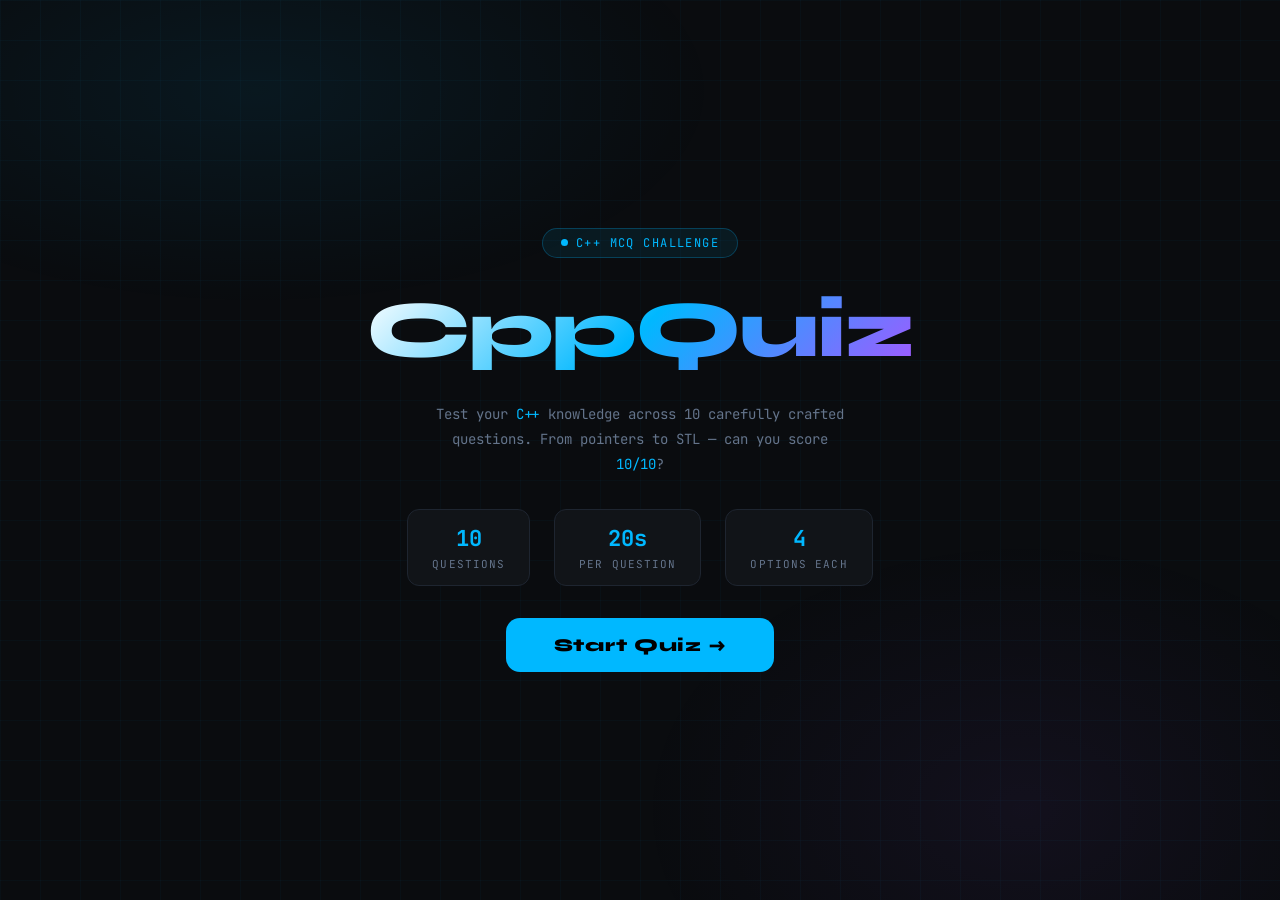
<file: static/index.html>
<!DOCTYPE html>
<html lang="en">
<head>
<meta charset="UTF-8" />
<meta name="viewport" content="width=device-width, initial-scale=1.0" />
<title>CppQuiz — C++ MCQ Challenge</title>
<link href="https://fonts.googleapis.com/css2?family=JetBrains+Mono:wght@300;400;600;700&family=Syne:wght@700;800&display=swap" rel="stylesheet" />
<style>
  :root {
    --bg: #0a0c0f;
    --surface: #111418;
    --surface2: #181c22;
    --border: #1e2530;
    --accent: #00b8ff;
    --accent2: #a259ff;
    --accent3: #ff6b35;
    --text: #e2e8f0;
    --muted: #64748b;
    --wrong: #ff4d6d;
    --correct: #00e5a0;
    --font-mono: 'JetBrains Mono', monospace;
    --font-display: 'Syne', sans-serif;
  }
  * { box-sizing: border-box; margin: 0; padding: 0; }
  body {
    background: var(--bg);
    color: var(--text);
    font-family: var(--font-mono);
    min-height: 100vh;
    display: flex;
    align-items: center;
    justify-content: center;
    overflow-x: hidden;
    position: relative;
  }
  body::before {
    content: '';
    position: fixed;
    inset: 0;
    background:
      radial-gradient(ellipse 60% 40% at 20% 10%, rgba(0,184,255,0.07) 0%, transparent 60%),
      radial-gradient(ellipse 50% 50% at 80% 90%, rgba(162,89,255,0.06) 0%, transparent 60%);
    pointer-events: none;
    z-index: 0;
  }
  .grid-bg {
    position: fixed;
    inset: 0;
    background-image:
      linear-gradient(rgba(0,184,255,0.03) 1px, transparent 1px),
      linear-gradient(90deg, rgba(0,184,255,0.03) 1px, transparent 1px);
    background-size: 40px 40px;
    pointer-events: none;
    z-index: 0;
  }
  .container {
    position: relative;
    z-index: 1;
    width: 100%;
    max-width: 780px;
    padding: 24px 16px;
  }
  #landing {
    display: flex;
    flex-direction: column;
    align-items: center;
    text-align: center;
    gap: 32px;
    animation: fadeUp 0.6s ease both;
  }
  .logo-badge {
    display: inline-flex;
    align-items: center;
    gap: 8px;
    background: rgba(0,184,255,0.08);
    border: 1px solid rgba(0,184,255,0.25);
    border-radius: 100px;
    padding: 6px 18px;
    font-size: 12px;
    color: var(--accent);
    letter-spacing: 0.12em;
    text-transform: uppercase;
  }
  .logo-badge .dot { width: 7px; height: 7px; border-radius: 50%; background: var(--accent); animation: pulse 1.5s infinite; }
  @keyframes pulse { 0%,100%{opacity:1;transform:scale(1)} 50%{opacity:0.4;transform:scale(0.85)} }
  .hero-title {
    font-family: var(--font-display);
    font-size: clamp(42px, 8vw, 80px);
    font-weight: 800;
    line-height: 1;
    letter-spacing: -2px;
    background: linear-gradient(135deg, #fff 0%, var(--accent) 50%, var(--accent2) 100%);
    -webkit-background-clip: text;
    -webkit-text-fill-color: transparent;
    background-clip: text;
  }
  .hero-sub {
    font-size: 14px;
    color: var(--muted);
    max-width: 420px;
    line-height: 1.8;
  }
  .hero-sub span { color: var(--accent); }
  .stats-row {
    display: flex;
    gap: 24px;
    flex-wrap: wrap;
    justify-content: center;
  }
  .stat-pill {
    background: var(--surface);
    border: 1px solid var(--border);
    border-radius: 12px;
    padding: 14px 24px;
    display: flex;
    flex-direction: column;
    align-items: center;
    gap: 4px;
  }
  .stat-num { font-size: 22px; font-weight: 700; color: var(--accent); }
  .stat-lbl { font-size: 11px; color: var(--muted); text-transform: uppercase; letter-spacing: 0.1em; }
  .start-btn {
    background: var(--accent);
    color: #000;
    border: none;
    border-radius: 14px;
    padding: 16px 48px;
    font-family: var(--font-display);
    font-size: 18px;
    font-weight: 800;
    cursor: pointer;
    letter-spacing: 0.04em;
    transition: transform 0.2s, box-shadow 0.2s;
    box-shadow: 0 0 0 0 rgba(0,184,255,0.4);
  }
  .start-btn:hover {
    transform: translateY(-2px);
    box-shadow: 0 8px 32px rgba(0,184,255,0.3);
  }
  .start-btn:active { transform: translateY(0); }
  #quiz { display: none; animation: fadeUp 0.5s ease both; }
  .quiz-header {
    display: flex;
    align-items: center;
    justify-content: space-between;
    margin-bottom: 28px;
    flex-wrap: wrap;
    gap: 12px;
  }
  .q-counter {
    font-size: 12px;
    color: var(--muted);
    letter-spacing: 0.08em;
  }
  .q-counter strong { color: var(--accent); font-size: 15px; }
  .timer-badge {
    display: flex;
    align-items: center;
    gap: 8px;
    background: var(--surface);
    border: 1px solid var(--border);
    border-radius: 8px;
    padding: 6px 14px;
    font-size: 13px;
    color: var(--accent2);
  }
  .progress-track {
    width: 100%;
    height: 3px;
    background: var(--surface2);
    border-radius: 999px;
    margin-bottom: 28px;
    overflow: hidden;
  }
  .progress-fill {
    height: 100%;
    background: linear-gradient(90deg, var(--accent), var(--accent2));
    border-radius: 999px;
    transition: width 0.4s ease;
  }
  .question-card {
    background: var(--surface);
    border: 1px solid var(--border);
    border-radius: 20px;
    padding: 28px 32px;
    margin-bottom: 20px;
    position: relative;
    overflow: hidden;
  }
  .question-card::before {
    content: '';
    position: absolute;
    top: 0; left: 0; right: 0;
    height: 2px;
    background: linear-gradient(90deg, var(--accent), var(--accent2));
  }
  .q-tag {
    display: inline-block;
    background: rgba(0,184,255,0.1);
    color: var(--accent);
    border-radius: 6px;
    padding: 3px 10px;
    font-size: 11px;
    letter-spacing: 0.1em;
    text-transform: uppercase;
    margin-bottom: 14px;
  }
  .q-text {
    font-size: 16px;
    line-height: 1.7;
    color: var(--text);
    font-weight: 400;
  }
  code {
    background: rgba(0,184,255,0.08);
    border: 1px solid rgba(0,184,255,0.15);
    border-radius: 5px;
    padding: 1px 6px;
    color: var(--accent);
    font-family: var(--font-mono);
    font-size: 0.92em;
  }
  .options-grid {
    display: grid;
    gap: 10px;
    margin-bottom: 20px;
  }
  .option-btn {
    background: var(--surface2);
    border: 1px solid var(--border);
    border-radius: 12px;
    padding: 14px 18px;
    text-align: left;
    color: var(--text);
    font-family: var(--font-mono);
    font-size: 14px;
    cursor: pointer;
    transition: border-color 0.2s, background 0.2s, transform 0.15s;
    display: flex;
    align-items: center;
    gap: 12px;
  }
  .option-btn:hover:not(:disabled) {
    border-color: var(--accent);
    background: rgba(0,184,255,0.06);
    transform: translateX(3px);
  }
  .option-btn:disabled { cursor: default; transform: none; }
  .opt-letter {
    width: 28px; height: 28px;
    border-radius: 7px;
    background: var(--border);
    display: flex; align-items: center; justify-content: center;
    font-size: 12px; font-weight: 700;
    flex-shrink: 0;
    transition: background 0.2s, color 0.2s;
    color: var(--muted);
  }
  .option-btn.correct { border-color: var(--correct); background: rgba(0,229,160,0.1); }
  .option-btn.correct .opt-letter { background: var(--correct); color: #000; }
  .option-btn.wrong { border-color: var(--wrong); background: rgba(255,77,109,0.08); }
  .option-btn.wrong .opt-letter { background: var(--wrong); color: #fff; }
  .feedback-box {
    display: none;
    background: var(--surface2);
    border-radius: 12px;
    padding: 14px 18px;
    font-size: 13px;
    line-height: 1.6;
    margin-bottom: 16px;
    border-left: 3px solid var(--accent);
  }
  .feedback-box.wrong-fb { border-color: var(--wrong); }
  .feedback-box .fb-title { font-weight: 700; margin-bottom: 4px; color: var(--accent); }
  .feedback-box.wrong-fb .fb-title { color: var(--wrong); }
  .next-btn {
    width: 100%;
    background: transparent;
    border: 1px solid var(--accent);
    color: var(--accent);
    border-radius: 12px;
    padding: 14px;
    font-family: var(--font-display);
    font-weight: 700;
    font-size: 15px;
    cursor: pointer;
    transition: background 0.2s, color 0.2s;
    letter-spacing: 0.04em;
    display: none;
  }
  .next-btn:hover { background: var(--accent); color: #000; }
  #result { display: none; animation: fadeUp 0.5s ease both; }
  .result-card {
    background: var(--surface);
    border: 1px solid var(--border);
    border-radius: 24px;
    padding: 40px 32px;
    text-align: center;
  }
  .score-ring {
    width: 140px; height: 140px;
    border-radius: 50%;
    border: 3px solid var(--border);
    display: flex; flex-direction: column;
    align-items: center; justify-content: center;
    margin: 0 auto 28px;
    position: relative;
    background: var(--surface2);
  }
  .score-ring::before {
    content: '';
    position: absolute;
    inset: -3px;
    border-radius: 50%;
    background: conic-gradient(var(--accent) var(--pct), transparent 0);
    z-index: -1;
  }
  .score-ring::after {
    content: '';
    position: absolute;
    inset: 6px;
    border-radius: 50%;
    background: var(--surface2);
    z-index: -1;
  }
  .score-num { font-family: var(--font-display); font-size: 42px; font-weight: 800; color: var(--accent); }
  .score-lbl { font-size: 12px; color: var(--muted); margin-top: 2px; }
  .grade-title { font-family: var(--font-display); font-size: 28px; font-weight: 800; margin-bottom: 8px; }
  .grade-msg { color: var(--muted); font-size: 13px; margin-bottom: 28px; line-height: 1.7; }
  .breakdown {
    display: flex;
    justify-content: center;
    gap: 20px;
    margin-bottom: 28px;
    flex-wrap: wrap;
  }
  .bk-item {
    display: flex; flex-direction: column; align-items: center; gap: 4px;
    background: var(--surface2); border: 1px solid var(--border);
    border-radius: 12px; padding: 14px 20px;
  }
  .bk-num { font-size: 20px; font-weight: 700; }
  .bk-lbl { font-size: 11px; color: var(--muted); text-transform: uppercase; letter-spacing: 0.08em; }
  .bk-item.correct-bk .bk-num { color: var(--correct); }
  .bk-item.wrong-bk .bk-num { color: var(--wrong); }
  .bk-item.time-bk .bk-num { color: var(--accent2); }
  .retry-btn {
    background: var(--accent);
    color: #000;
    border: none;
    border-radius: 12px;
    padding: 14px 40px;
    font-family: var(--font-display);
    font-size: 16px;
    font-weight: 800;
    cursor: pointer;
    transition: transform 0.2s, box-shadow 0.2s;
    letter-spacing: 0.04em;
  }
  .retry-btn:hover { transform: translateY(-2px); box-shadow: 0 8px 24px rgba(0,184,255,0.3); }
  @keyframes fadeUp { from { opacity:0; transform:translateY(20px); } to { opacity:1; transform:translateY(0); } }
  @media(max-width:520px) {
    .question-card { padding: 20px 16px; }
    .hero-title { letter-spacing: -1px; }
  }
</style>
</head>
<body>
<div class="grid-bg"></div>
<div class="container">

  <section id="landing">
    <div class="logo-badge"><span class="dot"></span> C++ MCQ Challenge</div>
    <h1 class="hero-title">CppQuiz</h1>
    <p class="hero-sub">Test your <span>C++</span> knowledge across 10 carefully crafted questions. From pointers to STL — can you score <span>10/10</span>?</p>
    <div class="stats-row">
      <div class="stat-pill"><span class="stat-num">10</span><span class="stat-lbl">Questions</span></div>
      <div class="stat-pill"><span class="stat-num">20s</span><span class="stat-lbl">Per Question</span></div>
      <div class="stat-pill"><span class="stat-num">4</span><span class="stat-lbl">Options Each</span></div>
    </div>
    <button class="start-btn" onclick="startQuiz()">Start Quiz →</button>
  </section>

  <section id="quiz">
    <div class="quiz-header">
      <div class="q-counter">Question <strong id="q-num">1</strong> of 10</div>
      <div class="timer-badge"><span class="t-icon">⏱</span> <span id="timer">20</span>s</div>
    </div>
    <div class="progress-track"><div class="progress-fill" id="progress" style="width:0%"></div></div>
    <div class="question-card">
      <div class="q-tag" id="q-category">C++ Basics</div>
      <p class="q-text" id="q-text"></p>
    </div>
    <div class="options-grid" id="options"></div>
    <div class="feedback-box" id="feedback">
      <div class="fb-title" id="fb-title">Correct!</div>
      <div id="fb-body"></div>
    </div>
    <button class="next-btn" id="next-btn" onclick="nextQuestion()">Next Question →</button>
  </section>

  <section id="result">
    <div class="result-card">
      <div class="score-ring" id="score-ring">
        <span class="score-num" id="score-num">0</span>
        <span class="score-lbl">/ 10</span>
      </div>
      <h2 class="grade-title" id="grade-title">Loading…</h2>
      <p class="grade-msg" id="grade-msg"></p>
      <div class="breakdown">
        <div class="bk-item correct-bk"><span class="bk-num" id="bk-correct">0</span><span class="bk-lbl">Correct</span></div>
        <div class="bk-item wrong-bk"><span class="bk-num" id="bk-wrong">0</span><span class="bk-lbl">Wrong</span></div>
        <div class="bk-item time-bk"><span class="bk-num" id="bk-time">0s</span><span class="bk-lbl">Total Time</span></div>
      </div>
      <button class="retry-btn" onclick="retryQuiz()">Try Again</button>
    </div>
  </section>

</div>
<script>
const QUESTIONS = [
  {
    category: 'Pointers',
    text: 'What does the <code>*</code> operator do when used with a pointer variable?',
    options: ['Returns the address of the variable', 'Dereferences the pointer to get the value', 'Declares a new pointer', 'Multiplies two values'],
    answer: 1,
    explanation: 'The <code>*</code> (dereference) operator retrieves the value stored at the memory address held by the pointer. e.g. <code>int x = *ptr;</code>'
  },
  {
    category: 'Memory',
    text: 'Which keyword is used to allocate memory dynamically on the heap in C++?',
    options: ['malloc', 'alloc', 'new', 'create'],
    answer: 2,
    explanation: '<code>new</code> allocates memory on the heap and returns a pointer. The corresponding deallocation keyword is <code>delete</code>. <code>malloc</code> is C-style.'
  },
  {
    category: 'OOP',
    text: 'What is the access specifier that allows class members to be accessible only within the class itself?',
    options: ['public', 'protected', 'private', 'internal'],
    answer: 2,
    explanation: '<code>private</code> members are accessible only within the same class. <code>protected</code> extends access to derived classes; <code>public</code> is accessible everywhere.'
  },
  {
    category: 'STL',
    text: 'Which STL container provides O(1) average-case lookup by key?',
    options: ['std::vector', 'std::list', 'std::map', 'std::unordered_map'],
    answer: 3,
    explanation: '<code>std::unordered_map</code> uses a hash table for O(1) average lookup. <code>std::map</code> uses a red-black tree with O(log n) lookup.'
  },
  {
    category: 'References',
    text: 'What is the key difference between a reference and a pointer in C++?',
    options: ['References can be null', 'References cannot be reassigned after initialisation', 'Pointers are always const', 'References use the * operator'],
    answer: 1,
    explanation: 'A reference is an alias bound to its target at initialisation and cannot be reseated. A pointer can be reassigned to point to a different address.'
  },
  {
    category: 'Templates',
    text: 'What is the correct syntax to define a function template in C++?',
    options: ['generic&lt;T&gt; void func(T a)', 'template&lt;class T&gt; void func(T a)', 'function&lt;T&gt; void func(T a)', 'typedef T void func(T a)'],
    answer: 1,
    explanation: '<code>template&lt;class T&gt;</code> (or <code>template&lt;typename T&gt;</code>) precedes the function. <code>class</code> and <code>typename</code> are interchangeable here.'
  },
  {
    category: 'Control Flow',
    text: 'What does the <code>break</code> statement do inside a <code>switch</code> block?',
    options: ['Exits the entire program', 'Restarts the switch', 'Exits the switch block and prevents fall-through', 'Skips to the default case'],
    answer: 2,
    explanation: 'Without <code>break</code>, execution "falls through" to the next case. <code>break</code> immediately exits the switch block, continuing after it.'
  },
  {
    category: 'Constructors',
    text: 'What is a copy constructor used for?',
    options: ['Creating an object from a file', 'Initialising an object as a copy of another object of the same class', 'Copying a class definition', 'Overloading the = operator only'],
    answer: 1,
    explanation: 'A copy constructor initialises a new object as a copy of an existing one. Its signature is <code>ClassName(const ClassName&amp; obj)</code>.'
  },
  {
    category: 'Inheritance',
    text: 'In C++ multiple inheritance, what problem can arise with diamond inheritance?',
    options: ['Segmentation fault at compile time', 'Ambiguity in which base class member to use', 'Templates stop working', 'Destructors are skipped'],
    answer: 1,
    explanation: 'Diamond inheritance causes ambiguity when two base classes share a common ancestor. C++ resolves this with <code>virtual</code> inheritance: <code>class B : virtual public A</code>.'
  },
  {
    category: 'Smart Pointers',
    text: 'Which smart pointer in C++11 allows shared ownership of a resource?',
    options: ['std::unique_ptr', 'std::shared_ptr', 'std::weak_ptr', 'std::auto_ptr'],
    answer: 1,
    explanation: '<code>std::shared_ptr</code> uses reference counting; the resource is freed when the last <code>shared_ptr</code> owning it is destroyed. <code>unique_ptr</code> has exclusive ownership.'
  }
];

let current = 0, score = 0, answered = false;
let timerInt = null, timeLeft = 20;
let totalTime = 0, startTime = 0;
let shuffled = [];

function shuffle(arr) {
  const a = [...arr];
  for(let i=a.length-1;i>0;i--){const j=Math.floor(Math.random()*(i+1));[a[i],a[j]]=[a[j],a[i]];}
  return a;
}

function startQuiz() {
  shuffled = shuffle(QUESTIONS);
  current = 0; score = 0; answered = false;
  totalTime = 0; startTime = Date.now();
  document.getElementById('landing').style.display = 'none';
  document.getElementById('quiz').style.display = 'block';
  loadQuestion();
}

function loadQuestion() {
  answered = false;
  timeLeft = 20;
  const q = shuffled[current];
  document.getElementById('q-num').textContent = current + 1;
  document.getElementById('q-category').textContent = q.category;
  document.getElementById('q-text').innerHTML = q.text;
  document.getElementById('progress').style.width = (current / 10 * 100) + '%';
  document.getElementById('feedback').style.display = 'none';
  document.getElementById('next-btn').style.display = 'none';
  document.getElementById('timer').textContent = timeLeft;
  const og = document.getElementById('options');
  og.innerHTML = '';
  const labels = ['A', 'B', 'C', 'D'];
  q.options.forEach((opt, i) => {
    const btn = document.createElement('button');
    btn.className = 'option-btn';
    btn.innerHTML = `<span class="opt-letter">${labels[i]}</span><span>${opt}</span>`;
    btn.onclick = () => selectAnswer(i);
    og.appendChild(btn);
  });
  clearInterval(timerInt);
  timerInt = setInterval(() => {
    timeLeft--;
    document.getElementById('timer').textContent = timeLeft;
    if(timeLeft <= 0) { clearInterval(timerInt); if(!answered) timeOut(); }
  }, 1000);
}

function selectAnswer(idx) {
  if(answered) return;
  answered = true;
  clearInterval(timerInt);
  const q = shuffled[current];
  const btns = document.querySelectorAll('.option-btn');
  btns.forEach(b => b.disabled = true);
  const fb = document.getElementById('feedback');
  if(idx === q.answer) {
    score++;
    btns[idx].classList.add('correct');
    fb.className = 'feedback-box';
    document.getElementById('fb-title').textContent = '✓ Correct!';
  } else {
    btns[idx].classList.add('wrong');
    btns[q.answer].classList.add('correct');
    fb.className = 'feedback-box wrong-fb';
    document.getElementById('fb-title').textContent = '✗ Incorrect';
  }
  document.getElementById('fb-body').innerHTML = q.explanation;
  fb.style.display = 'block';
  document.getElementById('next-btn').style.display = 'block';
  document.getElementById('next-btn').textContent = current < 9 ? 'Next Question →' : 'See Results →';
}

function timeOut() {
  answered = true;
  const q = shuffled[current];
  const btns = document.querySelectorAll('.option-btn');
  btns.forEach(b => b.disabled = true);
  btns[q.answer].classList.add('correct');
  const fb = document.getElementById('feedback');
  fb.className = 'feedback-box wrong-fb';
  document.getElementById('fb-title').textContent = "⏱ Time's up!";
  document.getElementById('fb-body').innerHTML = q.explanation;
  fb.style.display = 'block';
  document.getElementById('next-btn').style.display = 'block';
  document.getElementById('next-btn').textContent = current < 9 ? 'Next Question →' : 'See Results →';
}

function nextQuestion() {
  current++;
  if(current >= 10) { showResult(); return; }
  loadQuestion();
}

function showResult() {
  totalTime = Math.round((Date.now() - startTime) / 1000);
  document.getElementById('quiz').style.display = 'none';
  document.getElementById('result').style.display = 'block';
  document.getElementById('score-num').textContent = score;
  document.getElementById('bk-correct').textContent = score;
  document.getElementById('bk-wrong').textContent = 10 - score;
  document.getElementById('bk-time').textContent = totalTime + 's';
  const pct = score * 10;
  document.getElementById('score-ring').style.setProperty('--pct', pct + '%');
  const grades = [
    { min:9, title:'🏆 C++ Master', msg:'Outstanding! You clearly know C++ at a deep level. Impressive score!' },
    { min:7, title:'🔥 C++ Pro', msg:'Great work! Solid C++ knowledge with just a few gaps to close.' },
    { min:5, title:'⚡ Getting There', msg:'Decent foundation! Review the questions you missed and try again.' },
    { min:0, title:'📚 Keep Learning', msg:'C++ is complex. Study the explanations and come back stronger!' }
  ];
  const g = grades.find(g => score >= g.min);
  document.getElementById('grade-title').textContent = g.title;
  document.getElementById('grade-msg').textContent = g.msg;
}

function retryQuiz() {
  document.getElementById('result').style.display = 'none';
  document.getElementById('landing').style.display = 'flex';
}
</script>
</body>
</html>
</file>
